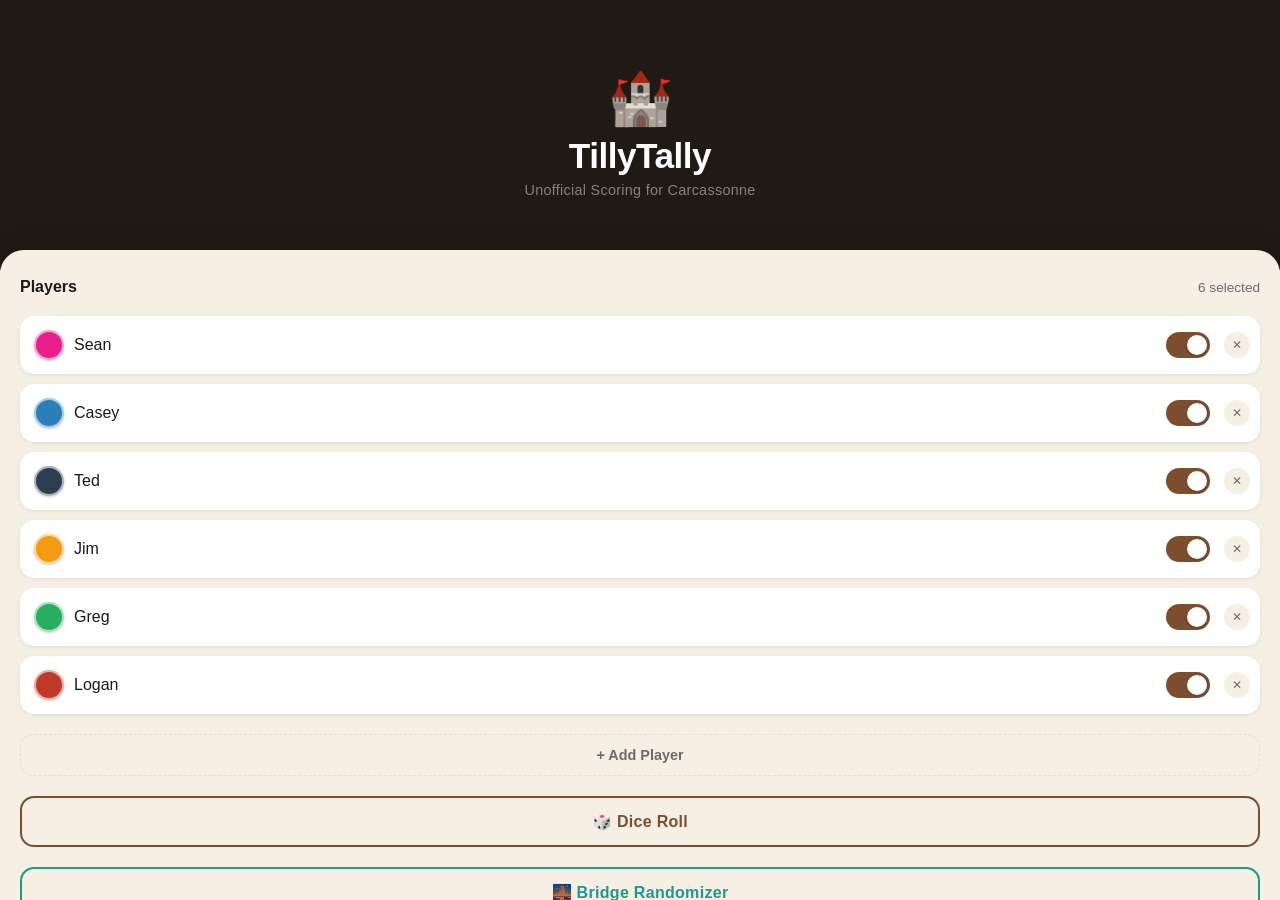
<file: index.html>
<!DOCTYPE html>
<html lang="en">
<head>
  <meta charset="UTF-8">
  <meta name="viewport" content="width=device-width, initial-scale=1, maximum-scale=1, user-scalable=no, viewport-fit=cover">
  <title>TillyTally</title>

  <!-- PWA / iOS -->
  <meta name="apple-mobile-web-app-capable" content="yes">
  <meta name="apple-mobile-web-app-status-bar-style" content="black-translucent">
  <meta name="apple-mobile-web-app-title" content="TillyTally">
  <meta name="theme-color" content="#7d4e2d">
  <link rel="apple-touch-icon" href="icons/icon-192.png">
  <link rel="icon" type="image/svg+xml" href="icon.svg">
  <link rel="manifest" href="manifest.json">

  <link rel="stylesheet" href="style.css">
</head>
<body>
  <div id="app"></div>
  <div id="sheet-backdrop" class="sheet-backdrop hidden"></div>
  <div id="sheet"></div>
  <div id="toast"></div>
  <div id="dice-overlay" class="dice-overlay hidden">
    <div class="dice-scene">
      <p class="dice-label">Roll</p>
      <div class="dice-cube-wrapper" id="dice-cube-wrapper">
        <div class="dice-cube" id="dice-cube">
          <div class="cube-face face-front"><!-- 1 -->
            <div class="cpip"></div><div class="cpip"></div><div class="cpip"></div>
            <div class="cpip"></div><div class="cpip show"></div><div class="cpip"></div>
            <div class="cpip"></div><div class="cpip"></div><div class="cpip"></div>
          </div>
          <div class="cube-face face-back"><!-- 1 -->
            <div class="cpip"></div><div class="cpip"></div><div class="cpip"></div>
            <div class="cpip"></div><div class="cpip show"></div><div class="cpip"></div>
            <div class="cpip"></div><div class="cpip"></div><div class="cpip"></div>
          </div>
          <div class="cube-face face-right"><!-- 2 -->
            <div class="cpip"></div><div class="cpip"></div><div class="cpip show"></div>
            <div class="cpip"></div><div class="cpip"></div><div class="cpip"></div>
            <div class="cpip show"></div><div class="cpip"></div><div class="cpip"></div>
          </div>
          <div class="cube-face face-left"><!-- 2 -->
            <div class="cpip"></div><div class="cpip"></div><div class="cpip show"></div>
            <div class="cpip"></div><div class="cpip"></div><div class="cpip"></div>
            <div class="cpip show"></div><div class="cpip"></div><div class="cpip"></div>
          </div>
          <div class="cube-face face-top"><!-- 3 -->
            <div class="cpip"></div><div class="cpip"></div><div class="cpip show"></div>
            <div class="cpip"></div><div class="cpip show"></div><div class="cpip"></div>
            <div class="cpip show"></div><div class="cpip"></div><div class="cpip"></div>
          </div>
          <div class="cube-face face-bottom"><!-- 3 -->
            <div class="cpip"></div><div class="cpip"></div><div class="cpip show"></div>
            <div class="cpip"></div><div class="cpip show"></div><div class="cpip"></div>
            <div class="cpip show"></div><div class="cpip"></div><div class="cpip"></div>
          </div>
        </div>
      </div>
      <div class="dice-actions">
        <button class="btn-primary dice-roll-again" id="dice-roll-again">Roll Again</button>
        <button class="btn-dice-done" id="dice-done">Done</button>
      </div>
    </div>
  </div>
  <div id="bridge-overlay" class="bridge-overlay hidden">
    <div class="bridge-scene" id="bridge-scene">
      <p class="bridge-label">Bridge Randomizer</p>
      <div class="bridge-slots-row">
        <div class="bridge-slot-col">
          <div class="bridge-icon bridge-icon--straight">━━━━━</div>
          <div class="bridge-slot-window bridge-slot-window--straight" id="bridge-straight-window">
            <div class="bridge-slot-fade-top bridge-slot-fade--straight"></div>
            <span class="bridge-slot-display" id="bridge-straight-display">2</span>
            <div class="bridge-slot-win-line bridge-win-line--straight"></div>
            <div class="bridge-slot-fade-bot bridge-slot-fade--straight"></div>
          </div>
          <p class="bridge-slot-label bridge-slot-label--straight">Straight</p>
        </div>
        <div class="bridge-divider">+</div>
        <div class="bridge-slot-col">
          <div class="bridge-icon bridge-icon--curvy">〰〰〰</div>
          <div class="bridge-slot-window bridge-slot-window--curvy" id="bridge-curvy-window">
            <div class="bridge-slot-fade-top bridge-slot-fade--curvy"></div>
            <span class="bridge-slot-display" id="bridge-curvy-display">1</span>
            <div class="bridge-slot-win-line bridge-win-line--curvy"></div>
            <div class="bridge-slot-fade-bot bridge-slot-fade--curvy"></div>
          </div>
          <p class="bridge-slot-label bridge-slot-label--curvy">Curvy</p>
        </div>
      </div>
      <div class="bridge-actions">
        <button class="btn-primary bridge-roll-again" id="bridge-roll-again">Roll Again</button>
        <button class="btn-bridge-done" id="bridge-done">Done</button>
      </div>
    </div>
  </div>
  <script src="app.js"></script>
</body>
</html>
</file>
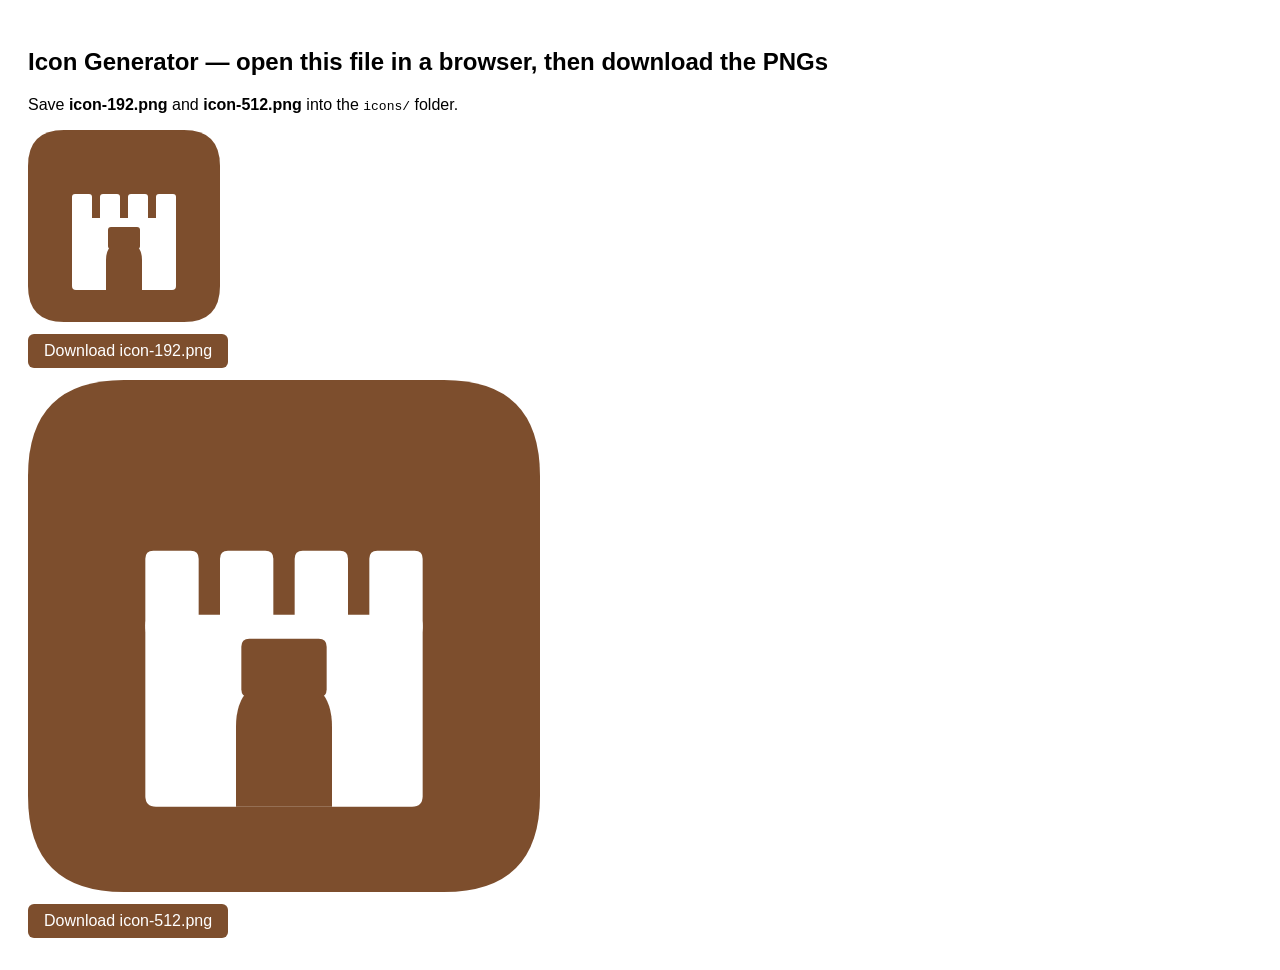
<file: generate-icons.html>
<!DOCTYPE html>
<html lang="en">
<head>
  <meta charset="UTF-8">
  <title>Generate Icons</title>
  <style>
    body { font-family: sans-serif; padding: 20px; }
    canvas { display: block; margin: 8px 0; }
    a { display: inline-block; margin: 4px 0; padding: 8px 16px; background: #7d4e2d; color: white; border-radius: 6px; text-decoration: none; }
  </style>
</head>
<body>
  <h2>Icon Generator — open this file in a browser, then download the PNGs</h2>
  <p>Save <strong>icon-192.png</strong> and <strong>icon-512.png</strong> into the <code>icons/</code> folder.</p>
  <div id="out"></div>
  <script>
    function drawIcon(size) {
      const c = document.createElement('canvas');
      c.width = c.height = size;
      const ctx = c.getContext('2d');
      const s = size / 192;

      // Background
      ctx.fillStyle = '#7d4e2d';
      const r = 36 * s;
      ctx.beginPath();
      ctx.moveTo(r, 0); ctx.lineTo(size - r, 0);
      ctx.quadraticCurveTo(size, 0, size, r);
      ctx.lineTo(size, size - r);
      ctx.quadraticCurveTo(size, size, size - r, size);
      ctx.lineTo(r, size);
      ctx.quadraticCurveTo(0, size, 0, size - r);
      ctx.lineTo(0, r);
      ctx.quadraticCurveTo(0, 0, r, 0);
      ctx.closePath();
      ctx.fill();

      ctx.fillStyle = 'white';

      // Tower body
      roundRect(ctx, 44*s, 88*s, 104*s, 72*s, 4*s);

      // Battlements
      [[44,64],[72,64],[100,64],[128,64]].forEach(([x,y]) => {
        roundRect(ctx, x*s, y*s, 20*s, 32*s, 3*s);
      });

      // Gate (filled brown over white)
      ctx.fillStyle = '#7d4e2d';
      ctx.beginPath();
      ctx.moveTo(78*s, 160*s);
      ctx.lineTo(78*s, 130*s);
      ctx.quadraticCurveTo(78*s, 112*s, 96*s, 112*s);
      ctx.quadraticCurveTo(114*s, 112*s, 114*s, 130*s);
      ctx.lineTo(114*s, 160*s);
      ctx.closePath();
      ctx.fill();

      // Window
      roundRect(ctx, 80*s, 97*s, 32*s, 22*s, 3*s);

      return c;
    }

    function roundRect(ctx, x, y, w, h, r) {
      ctx.beginPath();
      ctx.moveTo(x + r, y);
      ctx.lineTo(x + w - r, y);
      ctx.quadraticCurveTo(x + w, y, x + w, y + r);
      ctx.lineTo(x + w, y + h - r);
      ctx.quadraticCurveTo(x + w, y + h, x + w - r, y + h);
      ctx.lineTo(x + r, y + h);
      ctx.quadraticCurveTo(x, y + h, x, y + h - r);
      ctx.lineTo(x, y + r);
      ctx.quadraticCurveTo(x, y, x + r, y);
      ctx.closePath();
      ctx.fill();
    }

    const out = document.getElementById('out');
    [192, 512].forEach(size => {
      const c = drawIcon(size);
      out.appendChild(c);
      const a = document.createElement('a');
      a.href = c.toDataURL('image/png');
      a.download = `icon-${size}.png`;
      a.textContent = `Download icon-${size}.png`;
      out.appendChild(a);
    });
  </script>
</body>
</html>
</file>
<file: style.css>
:root {
  --bg: #f5efe4;
  --surface: #ffffff;
  --primary: #7d4e2d;
  --primary-light: #a0623d;
  --text: #1a1a1a;
  --text-muted: #6b6b6b;
  --border: #e8dfd4;
  --shadow: rgba(0, 0, 0, 0.08);
  --radius: 14px;
  --fab: 60px;
}

*, *::before, *::after { box-sizing: border-box; margin: 0; padding: 0; }

html, body {
  height: 100%;
  background: var(--bg);
  font-family: -apple-system, BlinkMacSystemFont, 'Segoe UI', sans-serif;
  color: var(--text);
  overflow: hidden;
  -webkit-tap-highlight-color: transparent;
  font-size: 16px;
  touch-action: manipulation;
}

button { cursor: pointer; font-family: inherit; font-size: inherit; touch-action: manipulation; }
input  { font-family: inherit; font-size: inherit; }

/* ── Screens ─────────────────────────────────────────────── */
.screen {
  position: fixed;
  inset: 0;
  display: flex;
  flex-direction: column;
  background: var(--bg);
  overflow: hidden;
}

/* ── Setup screen ─────────────────────────────────────────── */
.setup-screen {
  display: flex;
  flex-direction: column;
  overflow: hidden;
}

.setup-hero {
  flex: 0 0 30%;
  display: flex;
  flex-direction: column;
  align-items: center;
  justify-content: center;
  text-align: center;
  padding: calc(24px + env(safe-area-inset-top)) 24px 24px;
  background: rgba(15, 8, 3, 0.92);
}

.app-icon-large { font-size: 52px; line-height: 1; margin-bottom: 12px; }
.app-title      { font-size: 2.2rem; font-weight: 800; color: white; letter-spacing: -0.5px; animation: rainbow-glow-text 2s linear infinite; }
.app-subtitle   { font-size: 0.9rem; color: rgba(255,255,255,0.45); margin-top: 6px; letter-spacing: 0.02em; }
.app-version    { text-align: center; font-size: 0.75rem; color: var(--text-muted); margin-top: 20px; }

.setup-card {
  flex: 1;
  overflow-y: auto;
  -webkit-overflow-scrolling: touch;
  background: var(--bg);
  border-radius: 24px 24px 0 0;
  margin-top: -20px;
  padding: 28px 20px calc(24px + env(safe-area-inset-bottom));
  box-shadow: 0 -4px 20px rgba(0,0,0,0.15);
}

.setup-form {
  display: flex;
  flex-direction: column;
  gap: 20px;
}

.field-row {
  display: flex;
  align-items: center;
  justify-content: space-between;
}

.field-label { font-weight: 600; font-size: 1rem; }
.field-count { font-size: 0.85rem; color: var(--text-muted); font-weight: 500; }

.player-list { display: flex; flex-direction: column; gap: 10px; }

.setup-player-row {
  display: flex;
  align-items: center;
  gap: 10px;
  background: var(--surface);
  border-radius: var(--radius);
  padding: 10px 10px 10px 14px;
  box-shadow: 0 1px 4px var(--shadow);
  transition: opacity 0.15s;
}
.setup-player-row.unselected { opacity: 0.45; }

.color-dot {
  width: 30px;
  height: 30px;
  border-radius: 50%;
  flex-shrink: 0;
  box-shadow: 0 1px 3px rgba(0,0,0,0.2);
  border: 2px solid rgba(255,255,255,0.6);
  position: relative;
}

.player-name-input {
  flex: 1;
  border: none;
  outline: none;
  background: transparent;
  font-size: 1rem;
  font-weight: 500;
  color: var(--text);
  min-width: 0;
}

.player-toggle { padding: 0; flex-shrink: 0; }

.btn-remove-player {
  width: 26px;
  height: 26px;
  border-radius: 50%;
  border: none;
  background: var(--bg);
  color: var(--text-muted);
  font-size: 12px;
  display: flex;
  align-items: center;
  justify-content: center;
  flex-shrink: 0;
}
.btn-remove-player:disabled { opacity: 0.3; }

.btn-add-player {
  width: 100%;
  padding: 12px;
  background: none;
  border: 1.5px dashed var(--border);
  border-radius: var(--radius);
  color: var(--text-muted);
  font-size: 0.9rem;
  font-weight: 600;
  font-family: inherit;
}
.btn-add-player:active { background: var(--surface); }

.color-picker-popup {
  position: fixed;
  display: flex;
  gap: 8px;
  background: var(--surface);
  border-radius: 12px;
  padding: 10px;
  box-shadow: 0 4px 20px rgba(0,0,0,0.18);
  z-index: 200;
}

.color-option {
  width: 34px;
  height: 34px;
  border-radius: 50%;
  border: 3px solid transparent;
  transition: border-color 0.15s, transform 0.15s;
}
.color-option.selected {
  border-color: white;
  box-shadow: 0 0 0 2px var(--primary);
  transform: scale(1.1);
}

.btn-primary {
  width: 100%;
  padding: 16px;
  background: var(--primary);
  color: white;
  border: none;
  border-radius: var(--radius);
  font-size: 1rem;
  font-weight: 600;
  letter-spacing: 0.3px;
  transition: background 0.15s;
  -webkit-appearance: none;
}
.btn-primary:active { background: var(--primary-light); }
.btn-primary:disabled { opacity: 0.4; }

.btn-dice-roll {
  width: 100%;
  padding: 14px;
  background: none;
  color: var(--primary);
  border: 2px solid var(--primary);
  border-radius: var(--radius);
  font-size: 1rem;
  font-weight: 600;
  font-family: inherit;
  letter-spacing: 0.3px;
  cursor: pointer;
  transition: background 0.15s, color 0.15s;
}
.btn-dice-roll:active { background: var(--primary); color: white; }

.btn-bridge-roll {
  width: 100%;
  padding: 14px;
  background: none;
  color: #1a9b8c;
  border: 2px solid #1a9b8c;
  border-radius: var(--radius);
  font-size: 1rem;
  font-weight: 600;
  font-family: inherit;
  letter-spacing: 0.3px;
  cursor: pointer;
  transition: background 0.15s, color 0.15s;
}
.btn-bridge-roll:active { background: #1a9b8c; color: white; }

/* ── Scoreboard screen ────────────────────────────────────── */
.score-header {
  background: var(--surface);
  padding: calc(14px + env(safe-area-inset-top)) 16px 12px;
  box-shadow: 0 1px 0 var(--border);
  display: flex;
  flex-direction: column;
  gap: 10px;
  flex: 0 0 50%;
  min-height: 0;
}

.score-grid {
  display: grid;
  grid-template-columns: repeat(3, 1fr);
  gap: 8px;
  flex: 1;
  min-height: 0;
}

.score-card {
  display: flex;
  flex-direction: column;
  align-items: center;
  justify-content: center;
  gap: 4px;
  background: var(--bg);
  border-radius: 14px;
  padding: 8px 6px;
  border: 2.5px solid var(--player-color);
  cursor: pointer;
  font-family: inherit;
  min-width: 0;
  min-height: 0;
}
.score-card:active { background: var(--surface); opacity: 0.8; }

.card-name {
  font-size: 1rem;
  font-weight: 600;
  color: var(--text-muted);
  white-space: nowrap;
  overflow: hidden;
  text-overflow: ellipsis;
  width: 100%;
  text-align: center;
}
.card-score {
  font-size: 2.6rem;
  font-weight: 800;
  color: var(--player-color);
  line-height: 1;
}

.header-actions {
  display: flex;
  align-items: center;
  justify-content: space-between;
}

.btn-icon {
  width: 40px;
  height: 40px;
  border-radius: 50%;
  border: 1.5px solid var(--border);
  background: var(--bg);
  font-size: 18px;
  display: flex;
  align-items: center;
  justify-content: center;
}
.btn-icon:disabled { opacity: 0.35; }
.btn-roll { font-size: 22px; }

.btn-text {
  background: none;
  border: none;
  color: var(--primary);
  font-weight: 600;
  font-size: 0.95rem;
  padding: 8px 0;
}

.event-log {
  flex: 1;
  overflow-y: auto;
  -webkit-overflow-scrolling: touch;
  padding: 12px 16px;
  padding-bottom: calc(var(--fab) + 36px + env(safe-area-inset-bottom));
}

.empty-log {
  text-align: center;
  padding: 48px 24px;
  color: var(--text-muted);
  line-height: 1.7;
}

.event-item {
  display: flex;
  align-items: center;
  gap: 4px;
  padding: 8px 6px 8px 14px;
  background: var(--surface);
  border-radius: 10px;
  margin-bottom: 8px;
  box-shadow: 0 1px 3px var(--shadow);
}
.event-main      { flex: 1; min-width: 0; display: flex; flex-direction: column; gap: 2px; }
.event-row-top   { display: flex; align-items: baseline; gap: 8px; }
.event-row-bottom { display: flex; align-items: baseline; gap: 8px; }
.event-who   { font-weight: 600; font-size: 0.9rem; flex-shrink: 0; }
.event-desc  { flex: 1; font-size: 0.85rem; color: var(--text-muted); min-width: 0; white-space: nowrap; overflow: hidden; text-overflow: ellipsis; }
.event-pts   { font-weight: 700; font-size: 0.95rem; color: var(--primary); flex-shrink: 0; margin-left: auto; }
.event-time  { font-size: 0.75rem; color: var(--text-muted); opacity: 0.7; flex-shrink: 0; }

.event-menu-btn {
  width: 36px;
  height: 36px;
  border-radius: 50%;
  border: none;
  background: none;
  color: var(--text-muted);
  font-size: 18px;
  font-weight: 700;
  display: flex;
  align-items: center;
  justify-content: center;
  flex-shrink: 0;
}
.event-menu-btn:active { background: var(--bg); }

.event-menu-summary {
  padding: 4px 0 20px;
  font-size: 0.95rem;
  display: flex;
  align-items: baseline;
  justify-content: space-between;
  gap: 12px;
  border-bottom: 1px solid var(--border);
  margin-bottom: 16px;
}
.event-menu-time { font-size: 0.8rem; color: var(--text-muted); flex-shrink: 0; }

.event-menu-actions {
  display: flex;
  flex-direction: column;
  gap: 10px;
  padding-bottom: calc(16px + env(safe-area-inset-bottom));
}

.btn-danger {
  width: 100%;
  padding: 14px;
  background: none;
  color: #c0392b;
  border: 2px solid #c0392b;
  border-radius: var(--radius);
  font-size: 1rem;
  font-weight: 600;
  font-family: inherit;
  letter-spacing: 0.3px;
  transition: background 0.15s, color 0.15s;
  -webkit-appearance: none;
}
.btn-danger:active { background: #c0392b; color: white; }

.fab {
  position: fixed;
  bottom: calc(24px + env(safe-area-inset-bottom));
  right: 24px;
  width: var(--fab);
  height: var(--fab);
  border-radius: 50%;
  background: var(--primary);
  color: white;
  font-size: 28px;
  border: none;
  box-shadow: 0 4px 14px rgba(125, 78, 45, 0.45);
  display: flex;
  align-items: center;
  justify-content: center;
  line-height: 1;
  transition: transform 0.15s;
}
.fab:active { transform: scale(0.93); }

/* ── Ended screen ─────────────────────────────────────────── */
.ended-screen {
  display: flex;
  flex-direction: column;
  overflow: hidden;
}

.ended-hero {
  position: relative;
  flex: 0 0 44%;
  background: rgba(15, 8, 3, 0.92);
  display: flex;
  align-items: center;
  justify-content: center;
  overflow: hidden;
}

#confetti-canvas {
  position: absolute;
  inset: 0;
  width: 100%;
  height: 100%;
  pointer-events: none;
}

.ended-hero-content {
  position: relative;
  text-align: center;
  padding: calc(16px + env(safe-area-inset-top)) 24px 16px;
  z-index: 1;
}

.ended-game-over {
  font-size: 0.8rem;
  font-weight: 700;
  letter-spacing: 0.25em;
  text-transform: uppercase;
  color: rgba(255,255,255,0.4);
  margin-bottom: 8px;
}

.ended-winner-name {
  font-size: 2.8rem;
  font-weight: 900;
  color: white;
  line-height: 1.1;
  animation: rainbow-glow-text 2s linear infinite;
}

.ended-winner-sub {
  font-size: 1.2rem;
  color: rgba(255,255,255,0.75);
  margin-top: 6px;
}

.ended-winner-cheat {
  font-size: 0.85rem;
  color: rgba(255,255,255,0.5);
  font-style: italic;
  margin-top: 4px;
}

@keyframes rainbow-glow-text {
  0%   { text-shadow: 0 0 20px hsl(0,100%,65%),   0 0 50px hsl(0,100%,50%); }
  17%  { text-shadow: 0 0 20px hsl(60,100%,65%),  0 0 50px hsl(60,100%,50%); }
  33%  { text-shadow: 0 0 20px hsl(120,100%,55%), 0 0 50px hsl(120,100%,40%); }
  50%  { text-shadow: 0 0 20px hsl(200,100%,65%), 0 0 50px hsl(200,100%,50%); }
  67%  { text-shadow: 0 0 20px hsl(270,100%,75%), 0 0 50px hsl(270,100%,55%); }
  83%  { text-shadow: 0 0 20px hsl(320,100%,70%), 0 0 50px hsl(320,100%,50%); }
  100% { text-shadow: 0 0 20px hsl(0,100%,65%),   0 0 50px hsl(0,100%,50%); }
}

.ended-rankings {
  flex: 1;
  overflow-y: auto;
  -webkit-overflow-scrolling: touch;
}

.rankings { padding: 16px 16px 0; display: flex; flex-direction: column; gap: 10px; }

.ranking-card {
  background: var(--surface);
  border-radius: var(--radius);
  overflow: hidden;
  box-shadow: 0 1px 4px var(--shadow);
  border-left: 4px solid var(--player-color);
}
.ranking-card.winner { box-shadow: 0 2px 12px var(--shadow); }

.ranking-header {
  display: flex;
  align-items: center;
  gap: 10px;
  padding: 14px 16px;
}
.ranking-medal { font-size: 1.2rem; }
.ranking-dot   { width: 12px; height: 12px; border-radius: 50%; background: var(--player-color); flex-shrink: 0; }
.ranking-name  { flex: 1; font-weight: 600; font-size: 1rem; }
.ranking-total { font-weight: 700; font-size: 1.1rem; }

.breakdown summary {
  padding: 8px 16px;
  font-size: 0.85rem;
  color: var(--text-muted);
  cursor: pointer;
  border-top: 1px solid var(--border);
}
.breakdown-item {
  display: flex;
  justify-content: space-between;
  padding: 7px 16px;
  font-size: 0.85rem;
  border-top: 1px solid var(--border);
  color: var(--text-muted);
}
.breakdown-item span:last-child { font-weight: 600; color: var(--primary); }

.ended-footer { padding: 16px 16px calc(24px + env(safe-area-inset-bottom)); }

/* ── Sheet ────────────────────────────────────────────────── */
.sheet-backdrop {
  position: fixed;
  inset: 0;
  background: rgba(0, 0, 0, 0.45);
  z-index: 100;
  -webkit-backdrop-filter: blur(2px);
  backdrop-filter: blur(2px);
}

#sheet {
  position: fixed;
  bottom: 0;
  left: 0;
  right: 0;
  background: var(--surface);
  border-radius: 24px 24px 0 0;
  padding: 0 20px;
  z-index: 101;
  max-height: 90dvh;
  overflow-y: auto;
  -webkit-overflow-scrolling: touch;
  transform: translateY(100%);
  transition: transform 0.32s cubic-bezier(0.32, 0.72, 0, 1);
  will-change: transform;
}
#sheet.open { transform: translateY(0); }
#sheet.sheet-fullscreen {
  top: 0;
  max-height: 100dvh;
  border-radius: 0;
  display: flex;
  flex-direction: column;
  padding-top: env(safe-area-inset-top);
}

.sheet-handle {
  width: 36px;
  height: 4px;
  background: var(--border);
  border-radius: 2px;
  margin: 12px auto 8px;
}

.sheet-header {
  display: flex;
  align-items: center;
  padding: 8px 0 16px;
  gap: 10px;
}
.sheet-title { flex: 1; font-size: 1.1rem; font-weight: 700; }

.btn-back {
  width: 36px;
  height: 36px;
  border-radius: 50%;
  border: 1.5px solid var(--border);
  background: var(--bg);
  font-size: 16px;
  display: flex;
  align-items: center;
  justify-content: center;
  flex-shrink: 0;
}
.btn-sheet-close {
  width: 32px;
  height: 32px;
  border-radius: 50%;
  border: none;
  background: var(--border);
  font-size: 14px;
  color: var(--text-muted);
  display: flex;
  align-items: center;
  justify-content: center;
  flex-shrink: 0;
}

/* Step 1 — player select */
.player-select-grid {
  display: grid;
  grid-template-columns: 1fr 1fr;
  gap: 10px;
  margin-bottom: 20px;
}

.player-select-btn {
  display: flex;
  align-items: center;
  gap: 10px;
  padding: 14px;
  border-radius: var(--radius);
  border: 2px solid var(--border);
  background: var(--bg);
  font-weight: 600;
  font-size: 0.95rem;
  transition: border-color 0.15s, background 0.15s;
  position: relative;
}
.psel-dot {
  width: 14px;
  height: 14px;
  border-radius: 50%;
  background: var(--player-color);
  flex-shrink: 0;
}

.btn-sheet-next {
  margin-bottom: 4px;
}

/* Step 2 — type grid */
.type-grid {
  display: grid;
  grid-template-columns: repeat(3, 1fr);
  gap: 10px;
  margin-bottom: 24px;
}

.type-btn {
  display: flex;
  flex-direction: column;
  align-items: center;
  gap: 6px;
  padding: 16px 8px;
  border-radius: var(--radius);
  border: 2px solid var(--border);
  background: var(--bg);
  font-weight: 600;
  font-size: 0.85rem;
  transition: border-color 0.15s, background 0.15s;
}
.type-btn:active { background: var(--surface); border-color: var(--primary); }
.type-btn-last { border-style: dashed; border-color: var(--primary-light); }
.type-icon { font-size: 1.6rem; line-height: 1; }

/* Step 3 — details */
.detail-fields { display: flex; flex-direction: column; gap: 2px; margin-bottom: 4px; }

.detail-row {
  display: flex;
  align-items: center;
  justify-content: space-between;
  padding: 12px 0;
  border-bottom: 1px solid var(--border);
}
.detail-row:last-child { border-bottom: none; }
.detail-row label { font-weight: 500; }

.toggle-row {
  display: flex;
  gap: 12px;
  justify-content: flex-start;
  border-bottom: 1px solid var(--border);
  padding: 10px 0;
}

.toggle-btn {
  display: flex;
  align-items: center;
  gap: 8px;
  background: none;
  border: none;
  padding: 6px 4px;
  font-size: 0.9rem;
  color: var(--text-muted);
  font-weight: 500;
}
.toggle-btn.on { color: var(--text); }

.toggle-track {
  width: 44px;
  height: 26px;
  background: var(--border);
  border-radius: 13px;
  position: relative;
  transition: background 0.2s;
  flex-shrink: 0;
}
.toggle-btn.on .toggle-track { background: var(--primary); }

.toggle-thumb {
  position: absolute;
  width: 20px;
  height: 20px;
  background: white;
  border-radius: 50%;
  top: 3px;
  left: 3px;
  transition: transform 0.2s;
  box-shadow: 0 1px 3px rgba(0,0,0,0.2);
}
.toggle-btn.on .toggle-thumb { transform: translateX(18px); }

.stepper {
  display: flex;
  align-items: center;
  gap: 2px;
}
.stepper-btn {
  width: 44px;
  height: 44px;
  border-radius: 22px;
  border: 1.5px solid var(--border);
  background: var(--bg);
  font-size: 22px;
  color: var(--text);
  display: flex;
  align-items: center;
  justify-content: center;
  flex-shrink: 0;
  line-height: 1;
}
.stepper-btn:disabled { opacity: 0.28; }
.stepper-val {
  min-width: 48px;
  width: 48px;
  text-align: center;
  font-size: 1.15rem;
  font-weight: 700;
  border: 1.5px solid var(--border);
  border-radius: 8px;
  background: var(--bg);
  color: var(--text);
  padding: 6px 2px;
  -moz-appearance: textfield;
}
.stepper-val::-webkit-inner-spin-button,
.stepper-val::-webkit-outer-spin-button { -webkit-appearance: none; }
.stepper-val::placeholder { color: var(--text-muted); }

.score-preview-bar {
  display: flex;
  justify-content: space-between;
  align-items: center;
  padding: 14px 0;
  border-top: 1px solid var(--border);
  margin: 10px 0 14px;
  font-size: 1rem;
  color: var(--text-muted);
}
.score-preview-bar strong {
  font-size: 1.6rem;
  font-weight: 700;
  color: var(--primary);
}

.score-warning {
  background: #fff3cd;
  color: #856404;
  border-radius: 8px;
  padding: 10px 14px;
  font-size: 0.9rem;
  font-weight: 500;
  margin-top: 8px;
}

.btn-add-score {
  margin-top: 8px;
  margin-bottom: calc(16px + env(safe-area-inset-bottom));
}

/* ── Dice overlay ────────────────────────────────────────── */
.dice-overlay {
  position: fixed;
  inset: 0;
  z-index: 200;
  background: rgba(15, 8, 3, 0.88);
  display: flex;
  align-items: center;
  justify-content: center;
  backdrop-filter: blur(10px);
  -webkit-backdrop-filter: blur(10px);
  opacity: 1;
  transition: opacity 0.3s;
}
.dice-overlay.hidden { display: none; }
.dice-overlay.fading { opacity: 0; }

.dice-scene {
  display: flex;
  flex-direction: column;
  align-items: center;
  gap: 36px;
  perspective: 700px;
}

.dice-label {
  font-size: 0.85rem;
  font-weight: 700;
  color: rgba(255,255,255,0.35);
  letter-spacing: 0.25em;
  text-transform: uppercase;
}

/* 3D cube */
.dice-cube-wrapper {
  width: 180px;
  height: 180px;
  perspective: 520px;
}

.dice-cube {
  width: 180px;
  height: 180px;
  position: relative;
  transform-style: preserve-3d;
  transform: rotateX(0deg) rotateY(0deg);
  will-change: transform;
}

.cube-face {
  position: absolute;
  width: 180px;
  height: 180px;
  border-radius: 22px;
  display: grid;
  grid-template-columns: repeat(3, 1fr);
  padding: 22px;
  gap: 9px;
  backface-visibility: hidden;
  -webkit-backface-visibility: hidden;
}
.face-front  { transform: rotateY(0deg)    translateZ(90px); background: #ffffff; box-shadow: 0 0 20px rgba(0,0,0,0.4); }
.face-back   { transform: rotateY(180deg)  translateZ(90px); background: #e8e8e8; }
.face-right  { transform: rotateY(90deg)   translateZ(90px); background: #f0f0f0; }
.face-left   { transform: rotateY(-90deg)  translateZ(90px); background: #f0f0f0; }
.face-top    { transform: rotateX(90deg)   translateZ(90px); background: #f5f5f5; }
.face-bottom { transform: rotateX(-90deg)  translateZ(90px); background: #dcdcdc; }

.cpip {
  border-radius: 50%;
}
.cpip.show {
  background: var(--primary);
  box-shadow: inset 0 2px 4px rgba(0,0,0,0.3), 0 1px 2px rgba(0,0,0,0.15);
}

/* screen shake */
@keyframes shake {
  0%,100% { transform: translate(0,0) rotate(0deg); }
  18%     { transform: translate(-7px, 2px) rotate(-1.5deg); }
  36%     { transform: translate(7px, -2px) rotate(1.5deg); }
  54%     { transform: translate(-4px, 1px) rotate(-0.8deg); }
  72%     { transform: translate(4px, -1px) rotate(0.8deg); }
  88%     { transform: translate(-2px, 0); }
}
.dice-scene.shake { animation: shake 0.45s ease-out; }

/* rainbow glow */
@keyframes rainbow-glow {
  0%   { box-shadow: 0 16px 48px rgba(0,0,0,0.5), 0 0 60px 10px hsl(0,100%,55%),   0 0 120px 30px hsl(0,100%,45%),   0 0 220px 60px hsl(0,100%,35%); }
  17%  { box-shadow: 0 16px 48px rgba(0,0,0,0.5), 0 0 60px 10px hsl(60,100%,55%),  0 0 120px 30px hsl(60,100%,45%),  0 0 220px 60px hsl(60,100%,35%); }
  33%  { box-shadow: 0 16px 48px rgba(0,0,0,0.5), 0 0 60px 10px hsl(120,100%,45%), 0 0 120px 30px hsl(120,100%,35%), 0 0 220px 60px hsl(120,100%,25%); }
  50%  { box-shadow: 0 16px 48px rgba(0,0,0,0.5), 0 0 60px 10px hsl(200,100%,55%), 0 0 120px 30px hsl(200,100%,45%), 0 0 220px 60px hsl(200,100%,35%); }
  67%  { box-shadow: 0 16px 48px rgba(0,0,0,0.5), 0 0 60px 10px hsl(270,100%,65%), 0 0 120px 30px hsl(270,100%,50%), 0 0 220px 60px hsl(270,100%,35%); }
  83%  { box-shadow: 0 16px 48px rgba(0,0,0,0.5), 0 0 60px 10px hsl(320,100%,60%), 0 0 120px 30px hsl(320,100%,45%), 0 0 220px 60px hsl(320,100%,30%); }
  100% { box-shadow: 0 16px 48px rgba(0,0,0,0.5), 0 0 60px 10px hsl(0,100%,55%),   0 0 120px 30px hsl(0,100%,45%),   0 0 220px 60px hsl(0,100%,35%); }
}
.dice-cube-wrapper.glowing { animation: rainbow-glow 2s linear infinite; border-radius: 22px; }

.dice-actions {
  display: flex;
  flex-direction: column;
  align-items: center;
  gap: 14px;
  width: 220px;
}
.dice-roll-again { font-size: 1.1rem; letter-spacing: 0.03em; }
.btn-dice-done {
  background: none;
  border: none;
  color: rgba(255,255,255,0.45);
  font-size: 1rem;
  font-family: inherit;
  cursor: pointer;
  padding: 6px 16px;
}
.btn-dice-done:active { color: white; }

/* ── Bridge Randomizer ────────────────────────────────────── */
.bridge-overlay {
  position: fixed;
  inset: 0;
  z-index: 200;
  background: rgba(5, 5, 18, 0.92);
  display: flex;
  align-items: center;
  justify-content: center;
  backdrop-filter: blur(12px);
  -webkit-backdrop-filter: blur(12px);
  opacity: 1;
  transition: opacity 0.3s;
}
.bridge-overlay.hidden { display: none; }
.bridge-overlay.fading { opacity: 0; }

.bridge-scene {
  display: flex;
  flex-direction: column;
  align-items: center;
  gap: 28px;
}
.bridge-scene.shake { animation: shake 0.45s ease-out; }

.bridge-label {
  font-size: 0.85rem;
  font-weight: 700;
  color: rgba(255,255,255,0.35);
  letter-spacing: 0.25em;
  text-transform: uppercase;
}

.bridge-slots-row {
  display: flex;
  align-items: center;
  gap: 20px;
}

.bridge-slot-col {
  display: flex;
  flex-direction: column;
  align-items: center;
  gap: 12px;
}

.bridge-icon {
  font-size: 1.5rem;
  letter-spacing: 0.05em;
  font-weight: 900;
}
.bridge-icon--straight { color: #4aa3df; }
.bridge-icon--curvy    { color: #e91e8c; }

.bridge-slot-window {
  width: 130px;
  height: 130px;
  overflow: hidden;
  border-radius: 18px;
  position: relative;
  display: flex;
  align-items: center;
  justify-content: center;
  transition: border-color 0.2s;
}
.bridge-slot-window--straight {
  background: rgba(41, 128, 185, 0.1);
  border: 2.5px solid rgba(41, 128, 185, 0.45);
}
.bridge-slot-window--curvy {
  background: rgba(233, 30, 140, 0.1);
  border: 2.5px solid rgba(233, 30, 140, 0.45);
}

.bridge-slot-display {
  font-size: 5rem;
  font-weight: 900;
  color: #fff;
  text-align: center;
  position: relative;
  z-index: 1;
  line-height: 1;
  transition: filter 0.08s;
}
.bridge-slot-display.spinning { filter: blur(3px); }

@keyframes numPop {
  0%   { transform: scale(1); }
  40%  { transform: scale(1.45); }
  65%  { transform: scale(0.9); }
  100% { transform: scale(1); }
}
.bridge-slot-display.popping { animation: numPop 0.42s cubic-bezier(0.34, 1.56, 0.64, 1); }

.bridge-slot-fade-top,
.bridge-slot-fade-bot {
  position: absolute;
  left: 0; right: 0;
  height: 28px;
  z-index: 2;
  pointer-events: none;
}
.bridge-slot-fade--straight.bridge-slot-fade-top  { top: 0;    background: linear-gradient(to bottom, rgba(5,5,18,0.85), transparent); }
.bridge-slot-fade--straight.bridge-slot-fade-bot  { bottom: 0; background: linear-gradient(to top,    rgba(5,5,18,0.85), transparent); }
.bridge-slot-fade--curvy.bridge-slot-fade-top     { top: 0;    background: linear-gradient(to bottom, rgba(5,5,18,0.85), transparent); }
.bridge-slot-fade--curvy.bridge-slot-fade-bot     { bottom: 0; background: linear-gradient(to top,    rgba(5,5,18,0.85), transparent); }

.bridge-slot-win-line {
  position: absolute;
  left: 0; right: 0;
  height: 2px;
  top: 50%;
  z-index: 3;
}
.bridge-win-line--straight { background: rgba(74, 163, 223, 0.5); }
.bridge-win-line--curvy    { background: rgba(233, 30, 140, 0.5); }

.bridge-slot-label {
  font-size: 0.78rem;
  font-weight: 700;
  letter-spacing: 0.18em;
  text-transform: uppercase;
}
.bridge-slot-label--straight { color: rgba(74, 163, 223, 0.8); }
.bridge-slot-label--curvy    { color: rgba(233, 30, 140, 0.8); }

.bridge-divider {
  font-size: 1.8rem;
  font-weight: 300;
  color: rgba(255,255,255,0.2);
  margin-top: 28px;
}

.bridge-actions {
  display: flex;
  flex-direction: column;
  align-items: center;
  gap: 14px;
  width: 220px;
}

.btn-bridge-done {
  background: none;
  border: none;
  color: rgba(255,255,255,0.45);
  font-size: 1rem;
  font-family: inherit;
  cursor: pointer;
  padding: 6px 16px;
}
.btn-bridge-done:active { color: white; }

@keyframes bridge-glow-straight {
  0%,100% { box-shadow: 0 0 30px 6px rgba(41,128,185,0.55), 0 0 70px 18px rgba(41,128,185,0.25); border-color: rgba(41,128,185,0.9); }
  50%     { box-shadow: 0 0 45px 10px rgba(41,128,185,0.75), 0 0 100px 28px rgba(41,128,185,0.4); border-color: #4aa3df; }
}
@keyframes bridge-glow-curvy {
  0%,100% { box-shadow: 0 0 30px 6px rgba(233,30,140,0.55), 0 0 70px 18px rgba(233,30,140,0.25); border-color: rgba(233,30,140,0.9); }
  50%     { box-shadow: 0 0 45px 10px rgba(233,30,140,0.75), 0 0 100px 28px rgba(233,30,140,0.4); border-color: #e91e8c; }
}
#bridge-straight-window.glowing { animation: bridge-glow-straight 1.1s ease-in-out infinite; }
#bridge-curvy-window.glowing    { animation: bridge-glow-curvy    1.1s ease-in-out infinite; }

/* ── Toast ────────────────────────────────────────────────── */
#toast {
  position: fixed;
  bottom: calc(100px + env(safe-area-inset-bottom));
  left: 50%;
  transform: translateX(-50%) translateY(20px);
  background: rgba(30, 30, 30, 0.92);
  color: white;
  padding: 10px 20px;
  border-radius: 20px;
  font-size: 0.9rem;
  font-weight: 500;
  white-space: nowrap;
  opacity: 0;
  transition: opacity 0.25s, transform 0.25s;
  z-index: 300;
  pointer-events: none;
}
#toast.visible {
  opacity: 1;
  transform: translateX(-50%) translateY(0);
}

/* ── Utility ──────────────────────────────────────────────── */
.hidden { display: none !important; }
</file>
